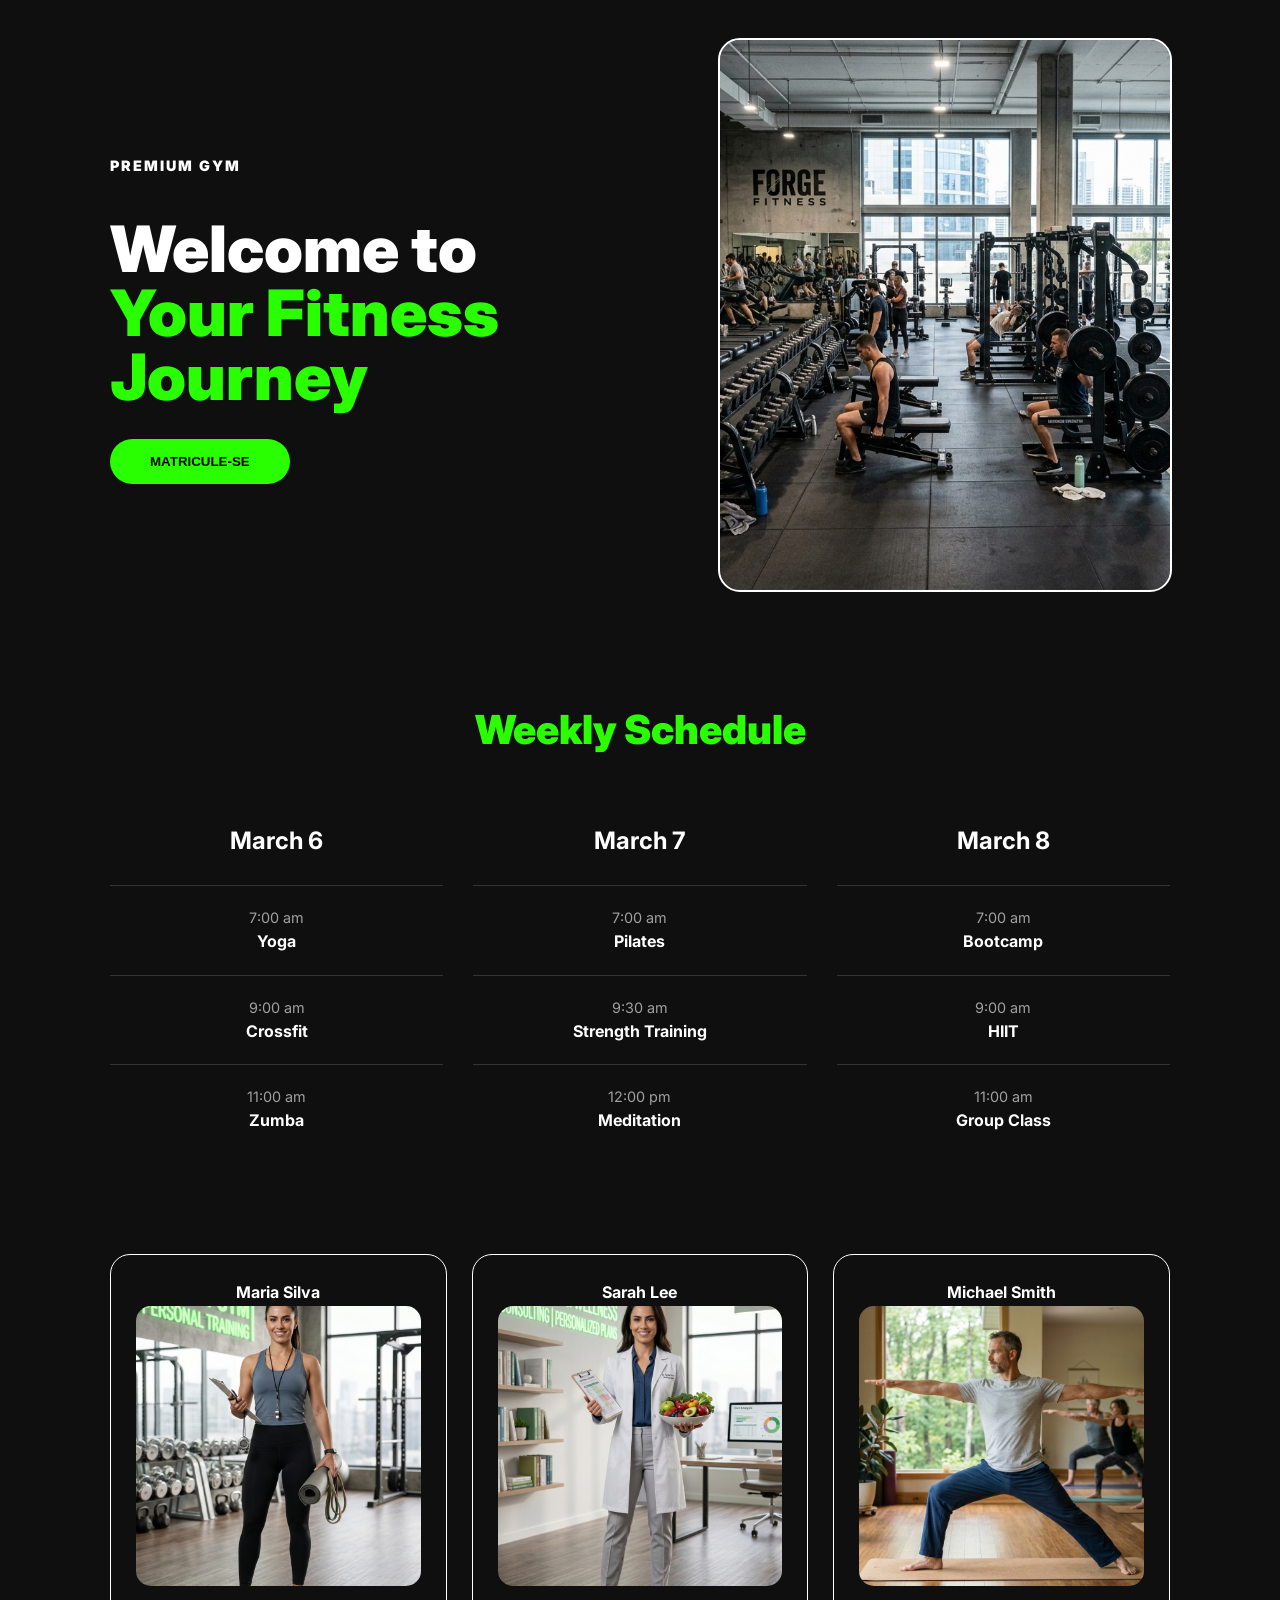
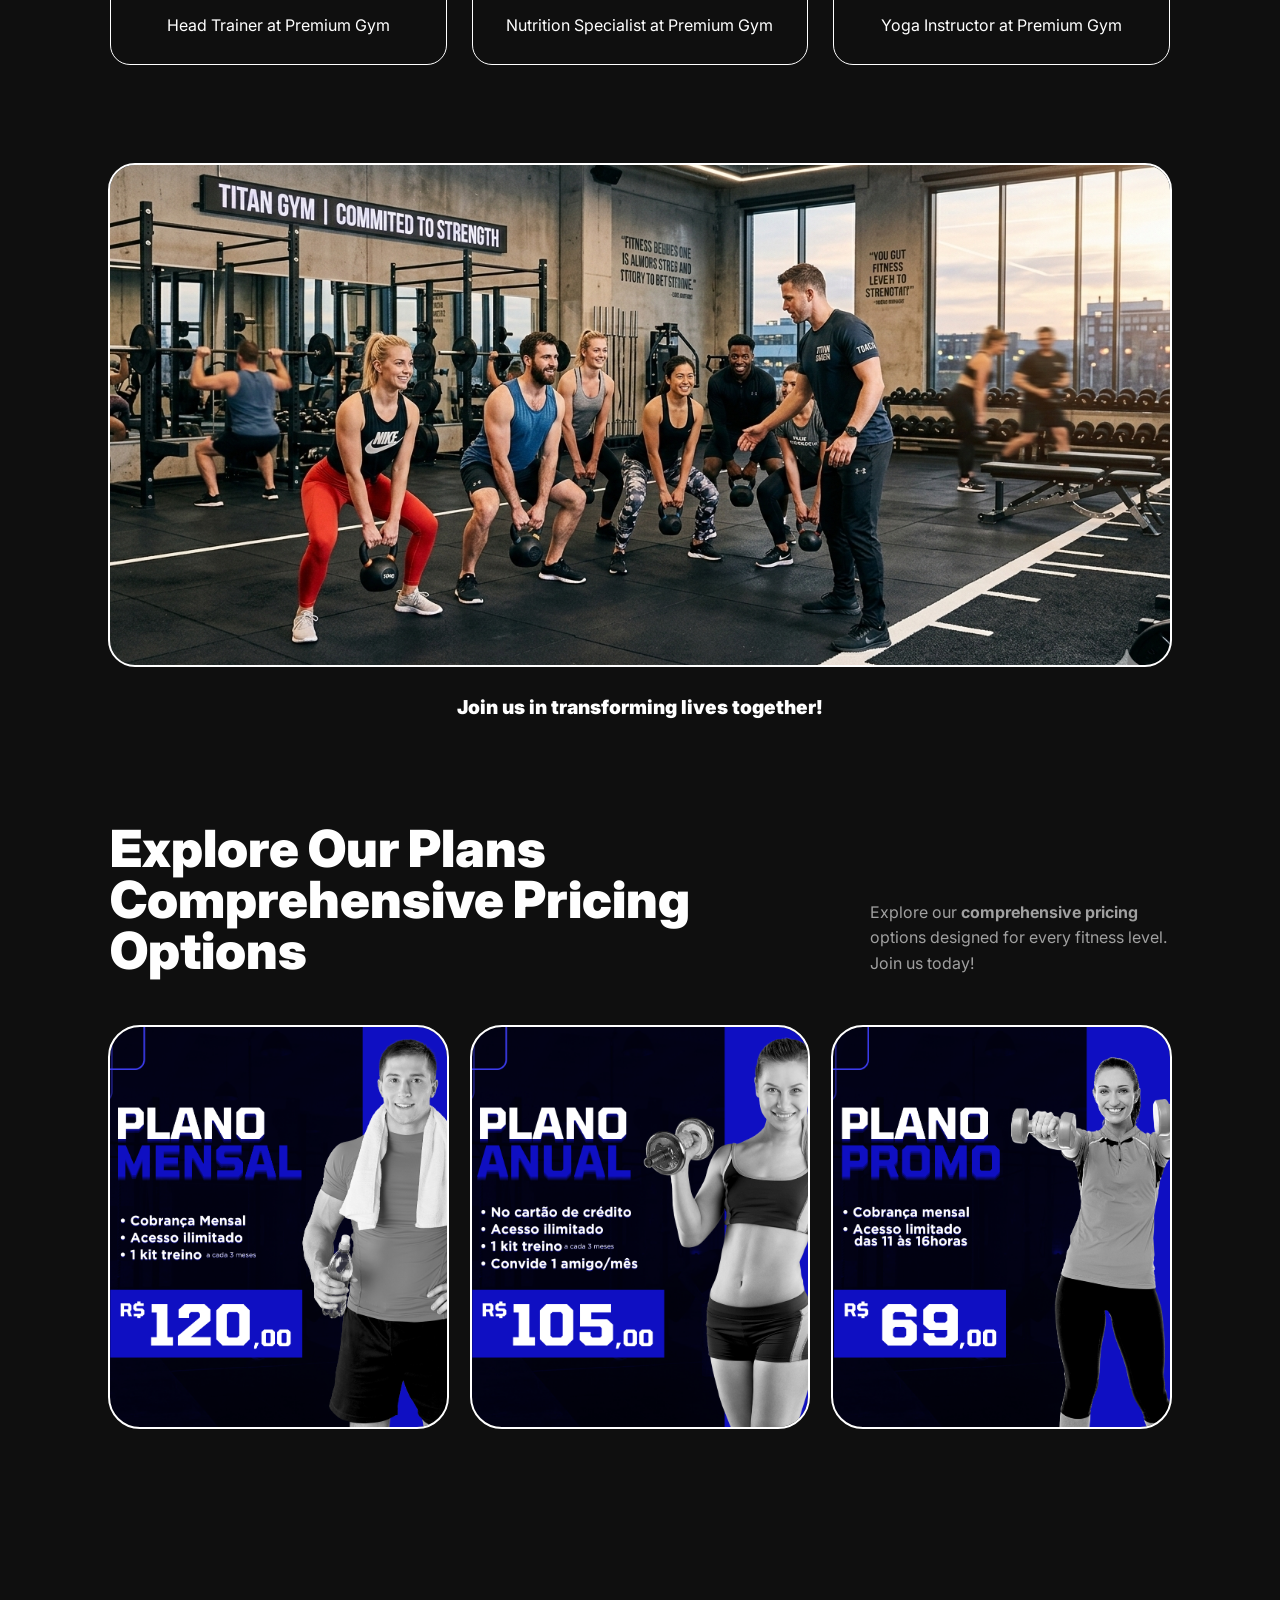
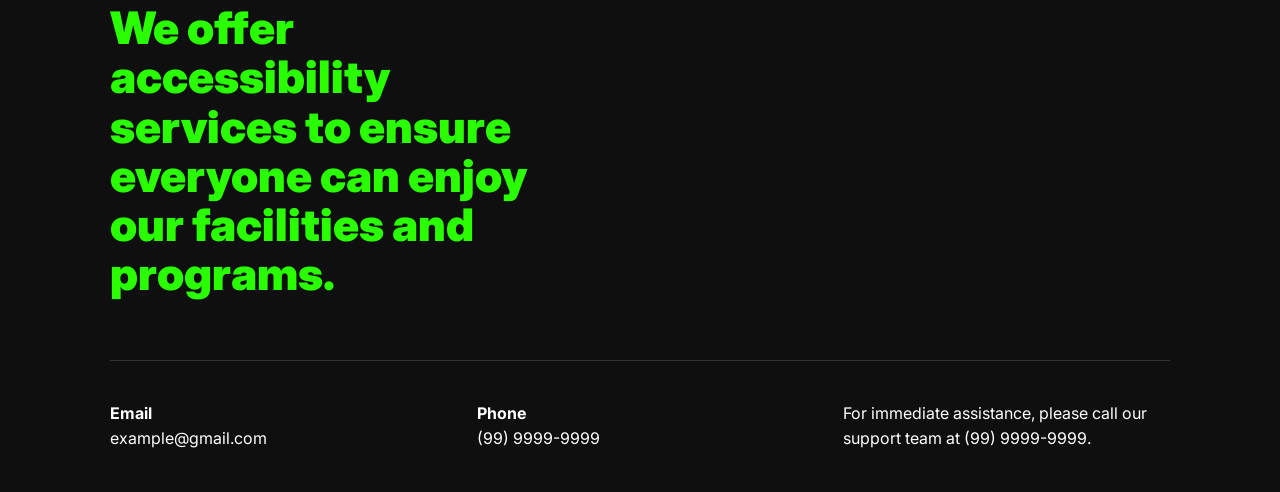
<file: index.html>
<!DOCTYPE html>
<html lang="pt-br">
<head>
    <meta charset="UTF-8">
    <meta name="viewport" content="width=device-width, initial-scale=1.0">
    <title>Premium Gym</title>
    <link href="https://fonts.googleapis.com/css2?family=Inter:wght@400;700;900&display=swap" rel="stylesheet">
    <link rel="stylesheet" href="style.css">
</head>
<body>

    <main class="container">
        <header class="hero">
            <div class="hero-left">
                <span class="brand">PREMIUM GYM</span>
                <h1 class="main-title">Welcome to <br> <span class="highlight">Your Fitness <br> Journey</span></h1>
                <button class="btn-main">Matricule-se</button>
            </div>
            <div class="hero-right">
                <img src="imagens/Interior_de_academia.png" class="main-photo" alt="Interior da Academia">
            </div>
        </header>

        <section class="schedule">
            <h2 class="section-title">Weekly Schedule</h2>
            <div class="schedule-grid">
                <div class="day-col">
                    <h3>March 6</h3>
                    <div class="event"><p>7:00 am</p><strong>Yoga</strong></div>
                    <div class="event"><p>9:00 am</p><strong>Crossfit</strong></div>
                    <div class="event"><p>11:00 am</p><strong>Zumba</strong></div>
                </div>
                <div class="day-col">
                    <h3>March 7</h3>
                    <div class="event"><p>7:00 am</p><strong>Pilates</strong></div>
                    <div class="event"><p>9:30 am</p><strong>Strength Training</strong></div>
                    <div class="event"><p>12:00 pm</p><strong>Meditation</strong></div>
                </div>
                <div class="day-col">
                    <h3>March 8</h3>
                    <div class="event"><p>7:00 am</p><strong>Bootcamp</strong></div>
                    <div class="event"><p>9:00 am</p><strong>HIIT</strong></div>
                    <div class="event"><p>11:00 am</p><strong>Group Class</strong></div>
                </div>
            </div>
        </section>

        <section class="team">
            <div class="team-grid">
                <div class="team-card">
                    <h4>Maria Silva</h4>
                    <img src="imagens/Personal.png" class="member-photo" alt="Maria Silva">
                    <p>Head Trainer at Premium Gym</p>
                </div>
                <div class="team-card">
                    <h4>Sarah Lee</h4>
                    <img src="imagens/Nutricionista.png" class="member-photo" alt="Sarah Lee">
                    <p>Nutrition Specialist at Premium Gym</p>
                </div>
                <div class="team-card">
                    <h4>Michael Smith</h4>
                    <img src="imagens/Instrutor_de_Yoga.png" class="member-photo" alt="Michael Smith">
                    <p>Yoga Instructor at Premium Gym</p>
                </div>
            </div>
        </section>

        <div class="banner-image">
            <img src="imagens/Grupo_treinando2.png" class="full-width" alt="Grupo Treinando">
            <p class="slogan">Join us in transforming lives together!</p>
        </div>

        <section class="plans">
    <div class="plans-header">
        <h2 class="plans-main-title">Explore Our Plans <br> Comprehensive Pricing Options</h2>
        <p class="plans-description">
            Explore our <strong>comprehensive pricing</strong> options designed for every fitness level. Join us today!
        </p>
    </div>
    
    <div class="plans-grid">
        <img src="imagens/Plano_mensal.png" class="plan-card-img" alt="Premium Membership">
        <img src="imagens/Plano_anual.png" class="plan-card-img" alt="Group Training">
        <img src="imagens/Plano_promo.png" class="plan-card-img" alt="Pricing Options">
        <br>
            <br>
                <br>
                    <br>
    </div>
</section>

        <footer class="footer">
            <h2 class="highlight-text">We offer<br> accessibility<br>  services to ensure<br> everyone can enjoy<br> our facilities and<br> programs.</h2>
            <div class="contact-info">
                <div>
                    <strong>Email</strong>
                    <p>example@gmail.com</p>
                </div>
                <div>
                    <strong>Phone</strong>
                    <p>(99) 9999-9999</p>
                </div>
                <div class="support-text">
                    <p>For immediate assistance, please call our support team at (99) 9999-9999.</p>
                </div>
            </div>
        </footer>   
    </main>

</body>
</html>
</file>
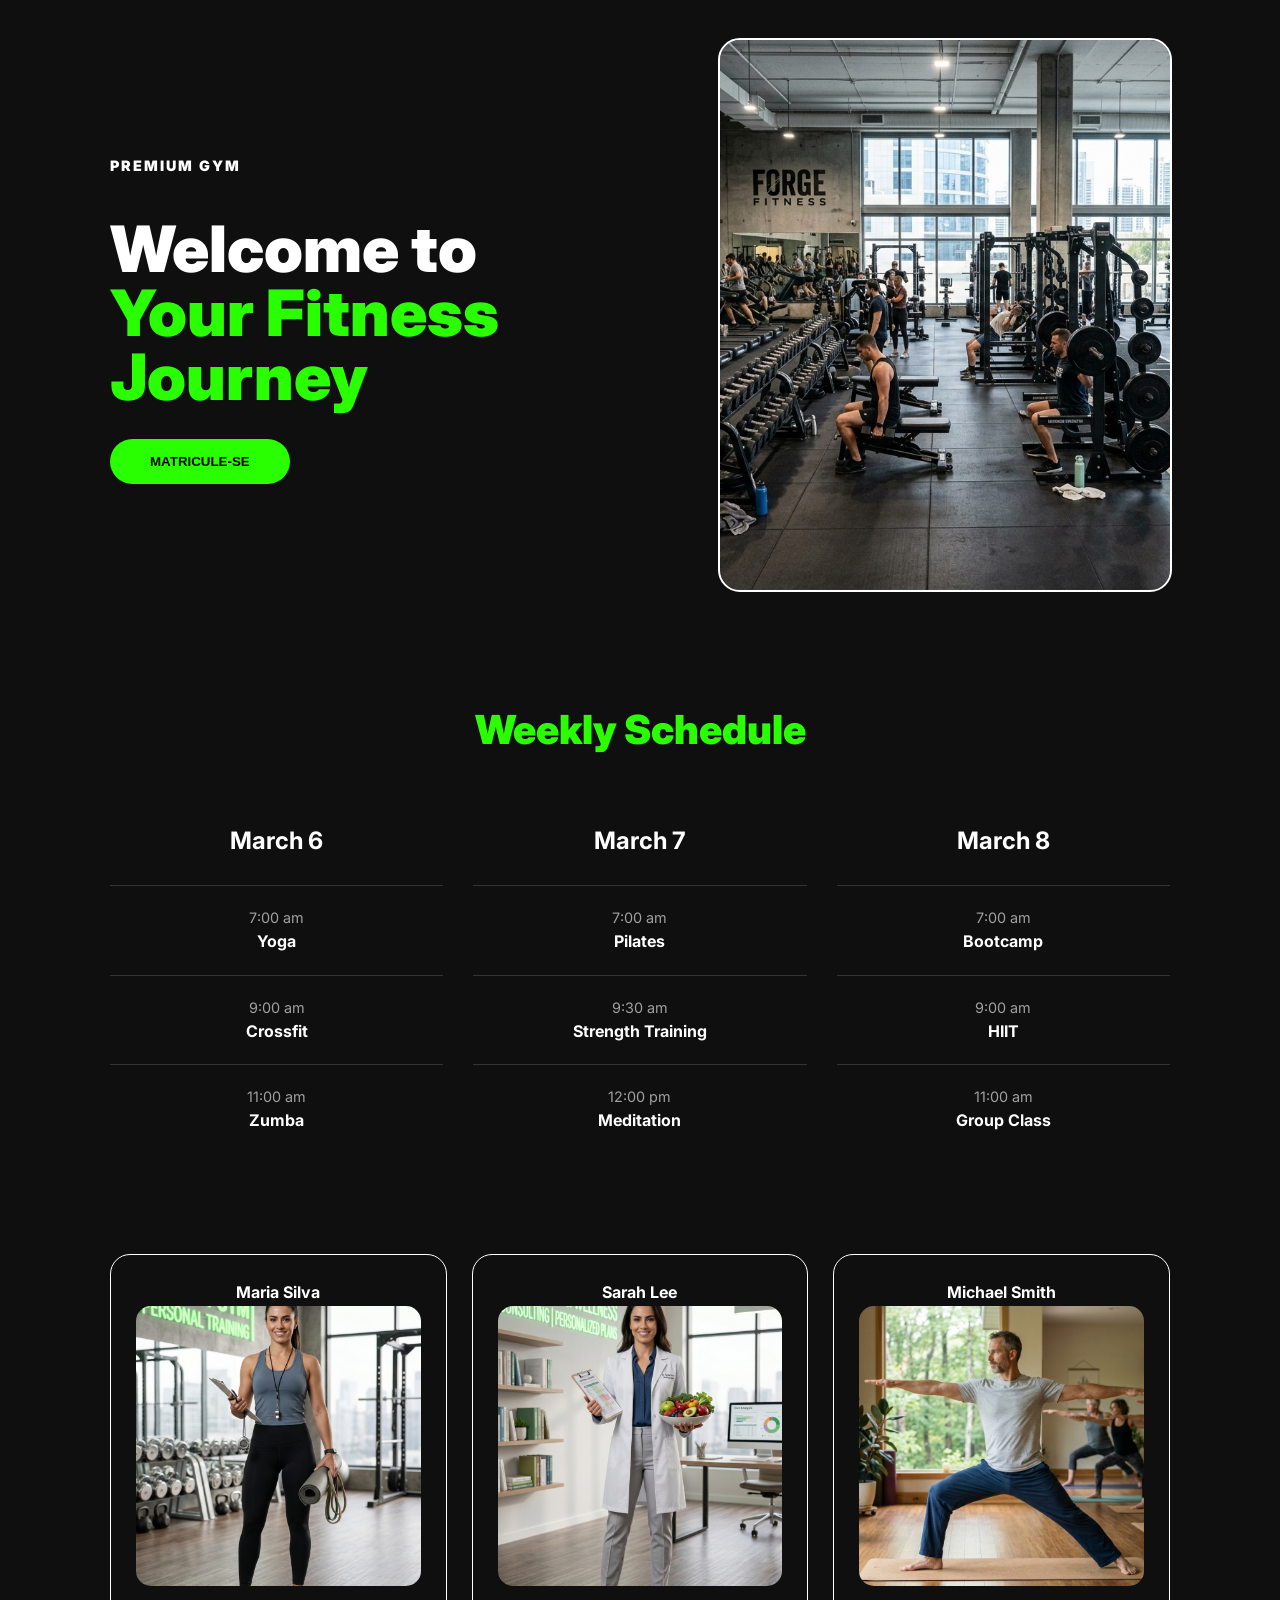
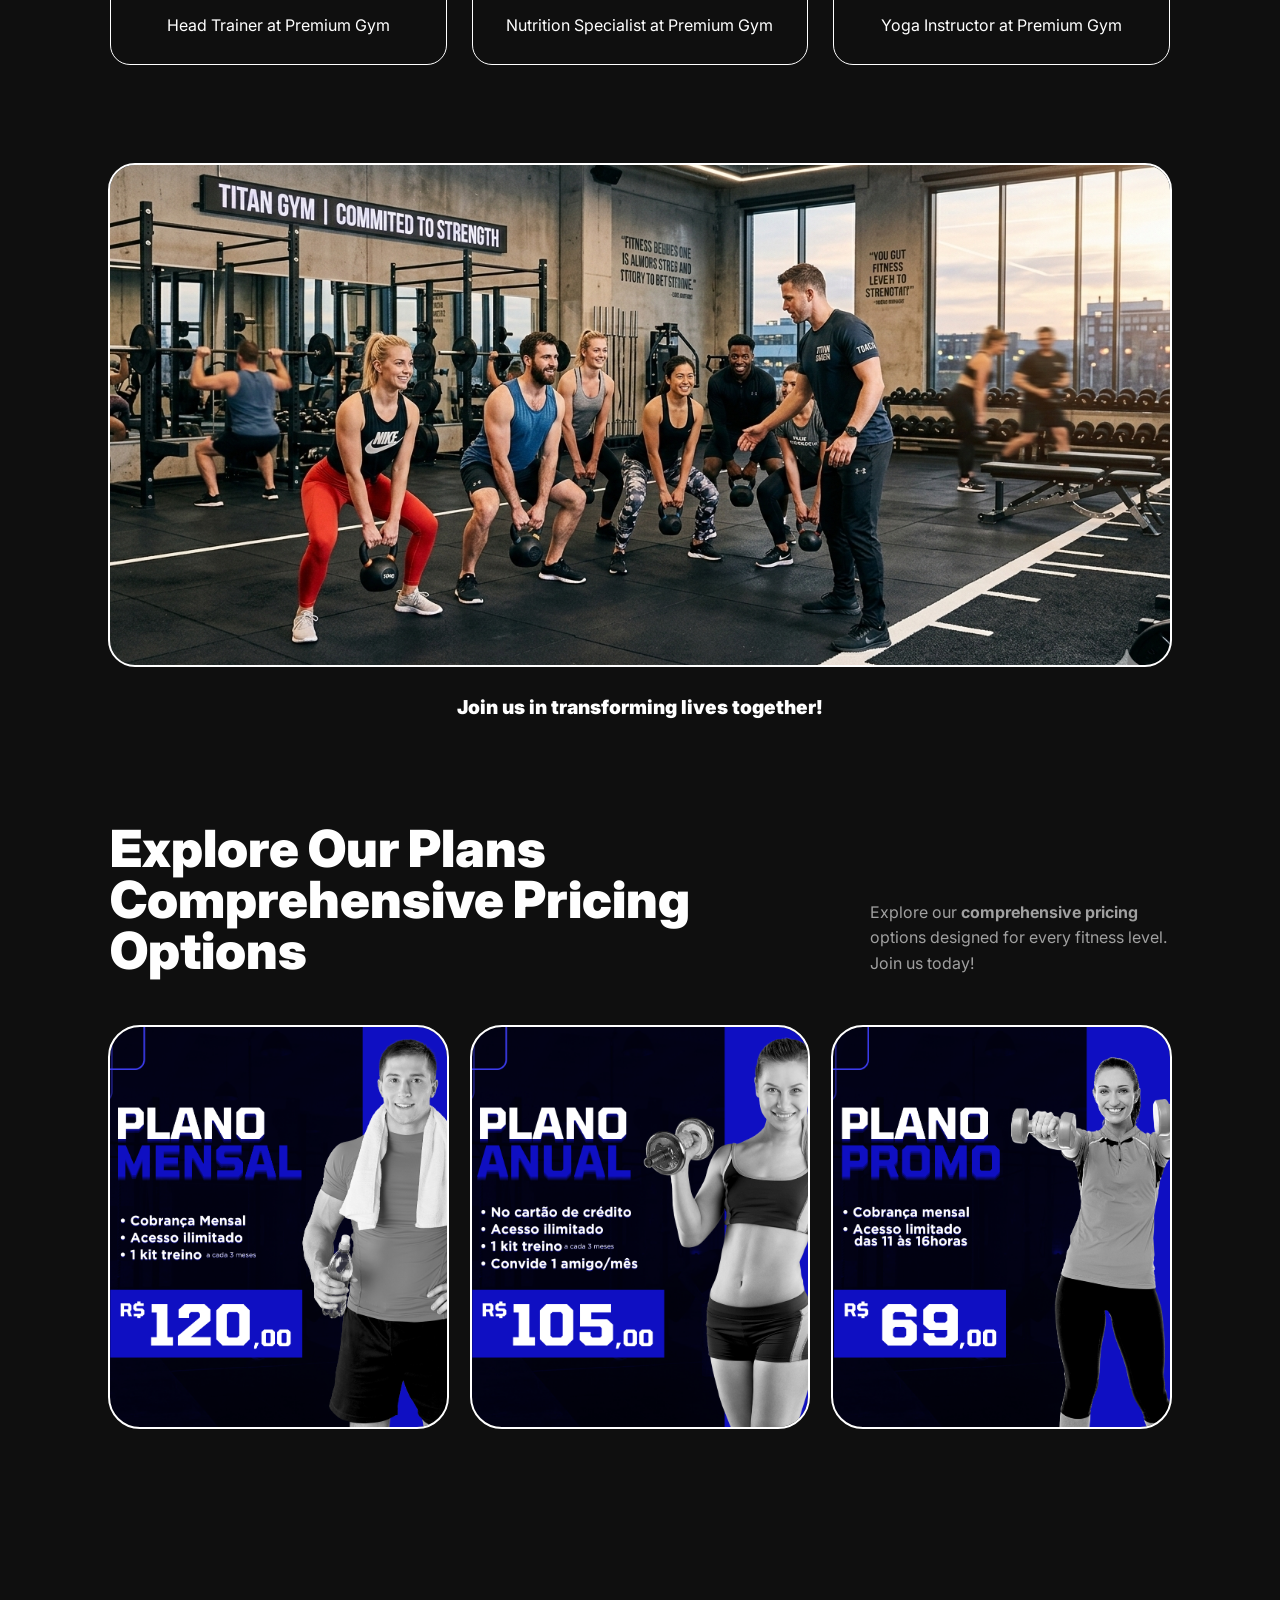
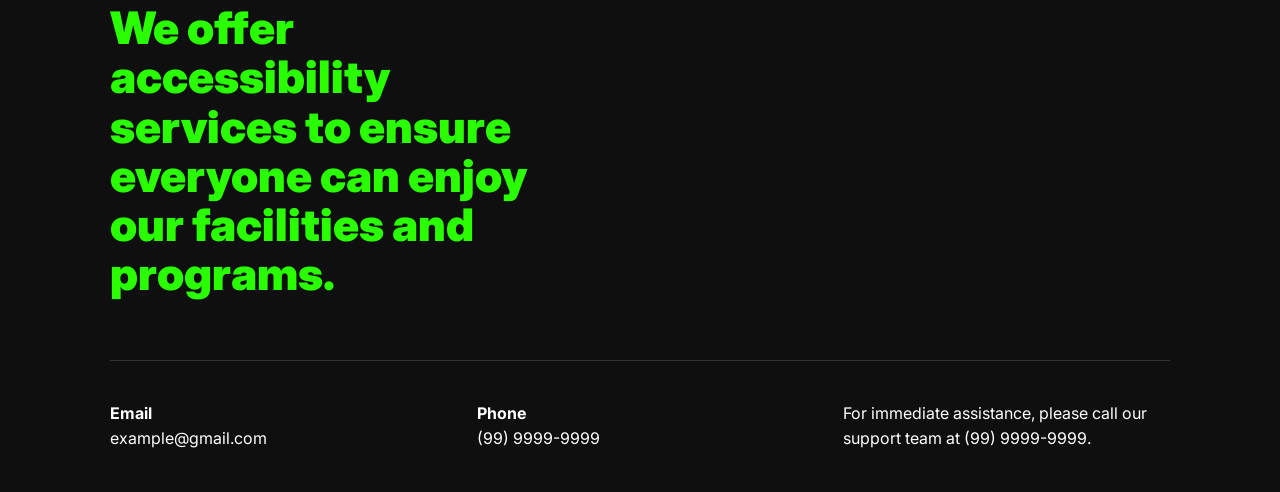
<file: academia.html>
<!DOCTYPE html>
<html lang="pt-br">
<head>
    <meta charset="UTF-8">
    <meta name="viewport" content="width=device-width, initial-scale=1.0">
    <title>Premium Gym</title>
    <link href="https://fonts.googleapis.com/css2?family=Inter:wght@400;700;900&display=swap" rel="stylesheet">
    <link rel="stylesheet" href="style.css">
</head>
<body>

    <main class="container">
        <header class="hero">
            <div class="hero-left">
                <span class="brand">PREMIUM GYM</span>
                <h1 class="main-title">Welcome to <br> <span class="highlight">Your Fitness <br> Journey</span></h1>
                <button class="btn-main">Matricule-se</button>
            </div>
            <div class="hero-right">
                <img src="imagens/Interior_de_academia.png" class="main-photo" alt="Interior da Academia">
            </div>
        </header>

        <section class="schedule">
            <h2 class="section-title">Weekly Schedule</h2>
            <div class="schedule-grid">
                <div class="day-col">
                    <h3>March 6</h3>
                    <div class="event"><p>7:00 am</p><strong>Yoga</strong></div>
                    <div class="event"><p>9:00 am</p><strong>Crossfit</strong></div>
                    <div class="event"><p>11:00 am</p><strong>Zumba</strong></div>
                </div>
                <div class="day-col">
                    <h3>March 7</h3>
                    <div class="event"><p>7:00 am</p><strong>Pilates</strong></div>
                    <div class="event"><p>9:30 am</p><strong>Strength Training</strong></div>
                    <div class="event"><p>12:00 pm</p><strong>Meditation</strong></div>
                </div>
                <div class="day-col">
                    <h3>March 8</h3>
                    <div class="event"><p>7:00 am</p><strong>Bootcamp</strong></div>
                    <div class="event"><p>9:00 am</p><strong>HIIT</strong></div>
                    <div class="event"><p>11:00 am</p><strong>Group Class</strong></div>
                </div>
            </div>
        </section>

        <section class="team">
            <div class="team-grid">
                <div class="team-card">
                    <h4>Maria Silva</h4>
                    <img src="imagens/Personal.png" class="member-photo" alt="Maria Silva">
                    <p>Head Trainer at Premium Gym</p>
                </div>
                <div class="team-card">
                    <h4>Sarah Lee</h4>
                    <img src="imagens/Nutricionista.png" class="member-photo" alt="Sarah Lee">
                    <p>Nutrition Specialist at Premium Gym</p>
                </div>
                <div class="team-card">
                    <h4>Michael Smith</h4>
                    <img src="imagens/Instrutor_de_Yoga.png" class="member-photo" alt="Michael Smith">
                    <p>Yoga Instructor at Premium Gym</p>
                </div>
            </div>
        </section>

        <div class="banner-image">
            <img src="imagens/Grupo_treinando2.png" class="full-width" alt="Grupo Treinando">
            <p class="slogan">Join us in transforming lives together!</p>
        </div>

        <section class="plans">
    <div class="plans-header">
        <h2 class="plans-main-title">Explore Our Plans <br> Comprehensive Pricing Options</h2>
        <p class="plans-description">
            Explore our <strong>comprehensive pricing</strong> options designed for every fitness level. Join us today!
        </p>
    </div>
    
    <div class="plans-grid">
        <img src="imagens/Plano_mensal.png" class="plan-card-img" alt="Premium Membership">
        <img src="imagens/Plano_anual.png" class="plan-card-img" alt="Group Training">
        <img src="imagens/Plano_promo.png" class="plan-card-img" alt="Pricing Options">
        <br>
            <br>
                <br>
                    <br>
    </div>
</section>

        <footer class="footer">
            <h2 class="highlight-text">We offer<br> accessibility<br>  services to ensure<br> everyone can enjoy<br> our facilities and<br> programs.</h2>
            <div class="contact-info">
                <div>
                    <strong>Email</strong>
                    <p>example@gmail.com</p>
                </div>
                <div>
                    <strong>Phone</strong>
                    <p>(99) 9999-9999</p>
                </div>
                <div class="support-text">
                    <p>For immediate assistance, please call our support team at (99) 9999-9999.</p>
                </div>
            </div>
        </footer>   
    </main>

</body>
</html>
</file>
<file: style.css>
:root {
    --neon-green: #29ff00;
    --bg-dark: #0f0f0f;
    --card-bg: #1a1a1a;
    --text-gray: #a0a0a0;
    --image-border-color: #ffffff; 
}

* {
    margin: 0;
    padding: 0;
    box-sizing: border-box;
}

body {
    background-color: var(--bg-dark);
    color: white;
    font-family: 'Inter', sans-serif;
    padding: 40px 0;
    line-height: 1.6;
    overflow-x: hidden; /* Evita rolagem horizontal indesejada */
}

.container {
    max-width: 1100px;
    margin: 0 auto;
    padding: 0 20px;
}

/* --- HERO SECTION --- */
.hero {
    display: flex;
    justify-content: space-between;
    align-items: center;
    margin-bottom: 100px;
    gap: 40px;
}

.hero-left { flex: 1; }

.brand {
    font-size: 0.9rem;
    font-weight: 900;
    display: block;
    margin-bottom: 40px;
    letter-spacing: 2px;
}

.main-title {
    font-size: 4rem;
    font-weight: 900;
    line-height: 1;
    margin-bottom: 30px;
}

.highlight { color: var(--neon-green); }

.btn-main {
    background-color: var(--neon-green);
    color: black;
    border: none;
    padding: 15px 40px;
    border-radius: 30px;
    font-weight: 900;
    cursor: pointer;
    text-transform: uppercase;
    transition: transform 0.2s;
}

.btn-main:hover { transform: scale(1.05); }

.main-photo {
    width: 100%; /* Fluido */
    max-width: 450px;
    height: auto; /* Mantém proporção */
    min-height: 550px;
    border-radius: 20px;
    object-fit: cover;
    outline: 2px solid var(--image-border-color);
}

/* --- SCHEDULE --- */
.section-title {
    color: var(--neon-green);
    text-align: center;
    font-size: 2.5rem;
    font-weight: 900;
    margin-bottom: 60px;
}

.schedule-grid {
    display: grid;
    grid-template-columns: repeat(3, 1fr);
    gap: 30px;
    margin-bottom: 100px;
}

.day-col h3 { margin-bottom: 25px; font-size: 1.5rem; text-align: center; }

.event {
    border-top: 1px solid #333;
    padding: 20px 0;
    text-align: center;
}

.event p { color: var(--text-gray); font-size: 0.9rem; }

/* --- TEAM CARDS --- */
.team-grid {
    display: grid;
    grid-template-columns: repeat(3, 1fr); 
    gap: 25px;
    margin-bottom: 100px;
}

.team-card {
    border: 1px solid var(--image-border-color);
    border-radius: 20px;
    padding: 25px;
    text-align: center;
}

.member-photo {
    width: 100%;
    height: 280px;
    object-fit: cover;
    border-radius: 15px;
    margin-bottom: 20px;
}

/* --- BANNER TREINO EM GRUPO --- */
.banner-image {
    width: 100%;
    margin-bottom: 100px;
    text-align: center;
}

.full-width {
    width: 100%;
    height: auto;
    min-height: 300px;
    max-height: 500px;
    object-fit: cover;
    border-radius: 25px;
    outline: 2px solid var(--image-border-color);
    margin-bottom: 20px;
}

.slogan { font-weight: 900; font-size: 1.2rem; }

/* --- PLANS SECTION --- */
.plans-header {
    display: flex;
    justify-content: space-between;
    align-items: flex-end;
    margin-bottom: 50px;
}

.plans-main-title {
    font-size: 3.2rem;
    font-weight: 900;
    line-height: 1;
    max-width: 600px;
}

.plans-description {
    max-width: 300px;
    color: var(--text-gray);
    font-size: 1rem;
    text-align: left;
}

.plans-grid {
    display: grid;
    grid-template-columns: repeat(3, 1fr);
    gap: 25px;
    margin-bottom: 50px;
}

.plan-card-img {
    width: 100%;
    height: 400px;
    object-fit: cover;
    border-radius: 30px;
    outline: 2px solid var(--image-border-color);
}

/* --- FOOTER --- */
.highlight-text {
    color: var(--neon-green);
    font-size: 2.8rem;
    font-weight: 900;
    margin-bottom: 60px;
    line-height: 1.1;
}

.contact-info {
    display: grid;
    grid-template-columns: 1fr 1fr 1fr;
    gap: 40px;
    border-top: 1px solid #333;
    padding-top: 40px;
}

/* ============================================================
   MEDIA QUERIES (RESPONSIVIDADE)
   ============================================================ */

/* --- TABLETS (Até 992px) --- */
@media (max-width: 992px) {
    .main-title { font-size: 3rem; }
    
    .schedule-grid, .team-grid, .plans-grid {
        grid-template-columns: repeat(2, 1fr); /* 2 colunas no tablet */
    }

    .main-photo { min-height: 400px; }
    
    .contact-info {
        grid-template-columns: 1fr 1fr;
    }
}

/* --- CELULARES (Até 768px) --- */
@media (max-width: 768px) {
    body { padding: 20px 0; }

    .hero {
        flex-direction: column; /* Texto em cima, foto embaixo */
        text-align: center;
        margin-bottom: 60px;
    }

    .main-title { font-size: 2.5rem; }

    .brand { margin-bottom: 20px; }

    .main-photo {
        max-width: 100%;
        min-height: 300px;
    }

    .schedule-grid, .team-grid, .plans-grid {
        grid-template-columns: 1fr; /* Tudo em 1 coluna no celular */
    }

    .plans-header {
        flex-direction: column;
        align-items: center;
        text-align: center;
        gap: 20px;
    }

    .plans-main-title { font-size: 2.2rem; }

    .highlight-text { font-size: 1.8rem; }

    .contact-info {
        grid-template-columns: 1fr;
        text-align: center;
    }

    .full-width { min-height: 250px; }
}
</file>
